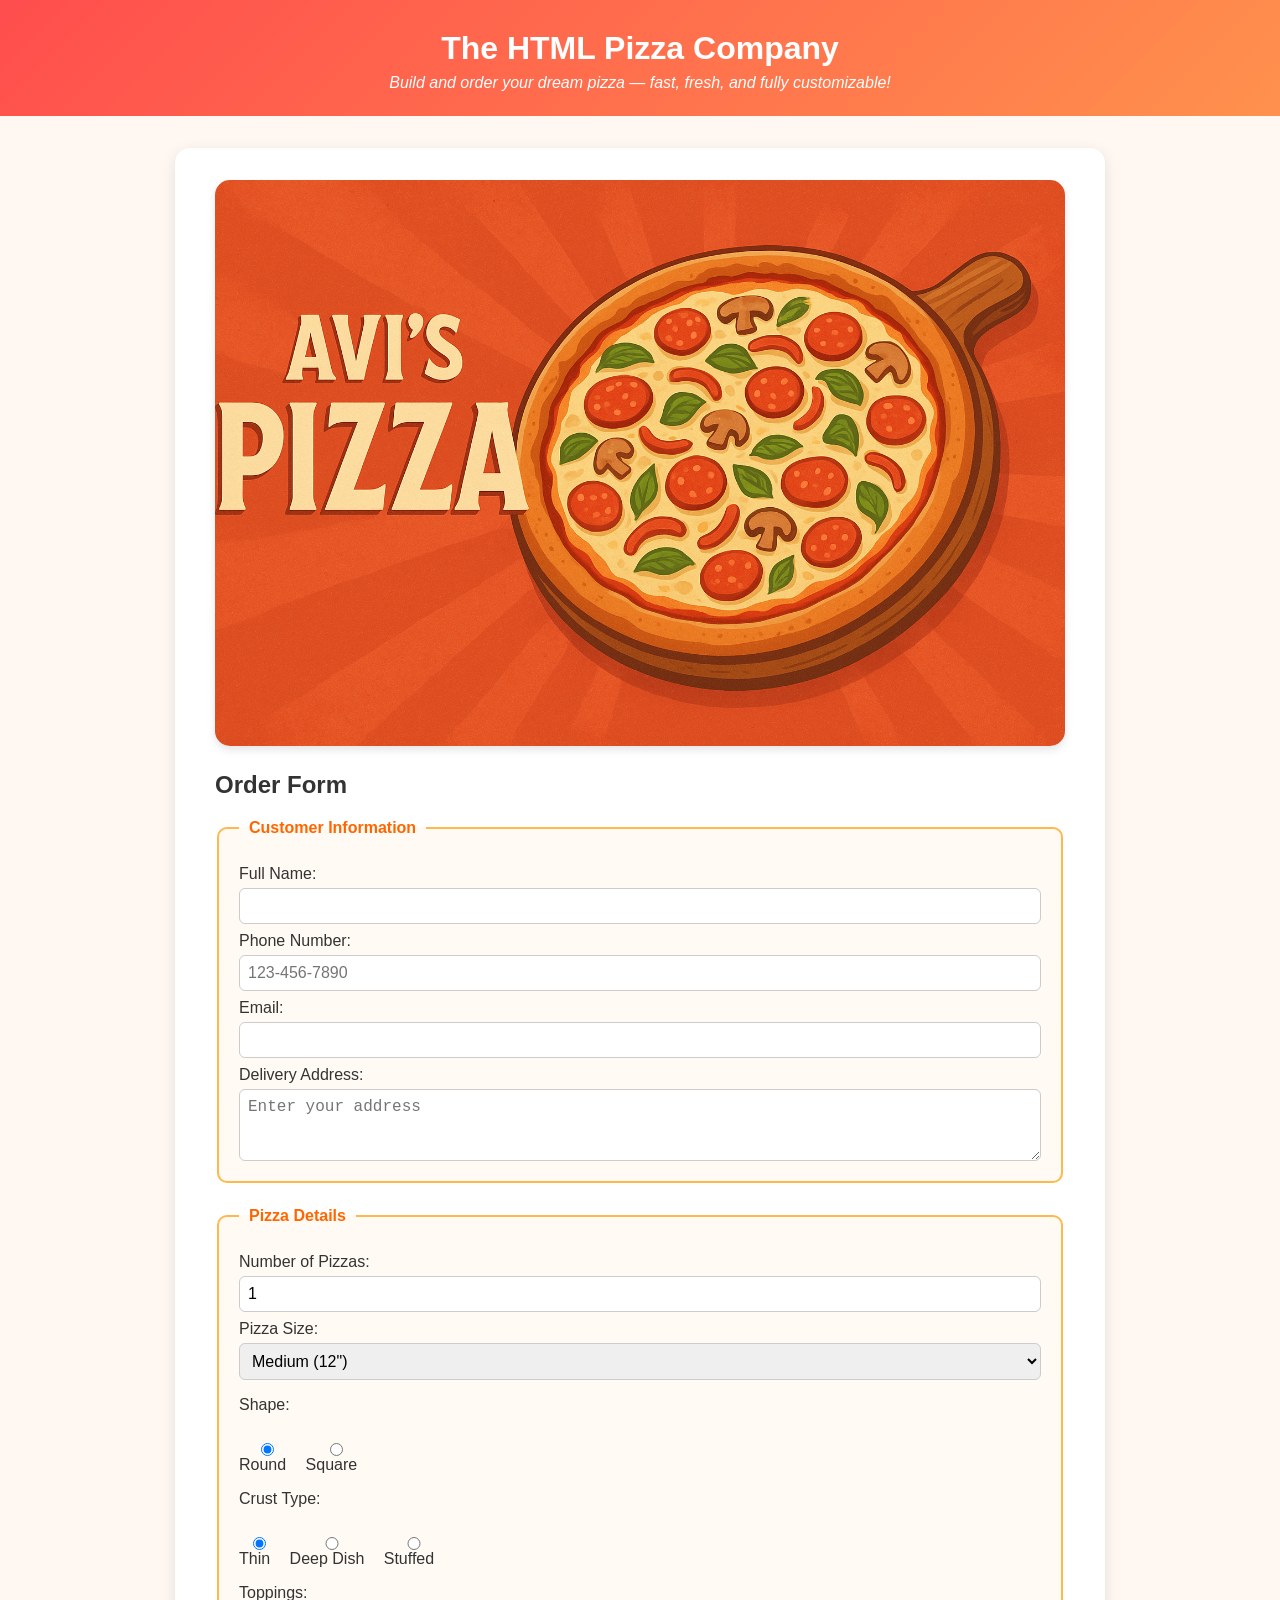
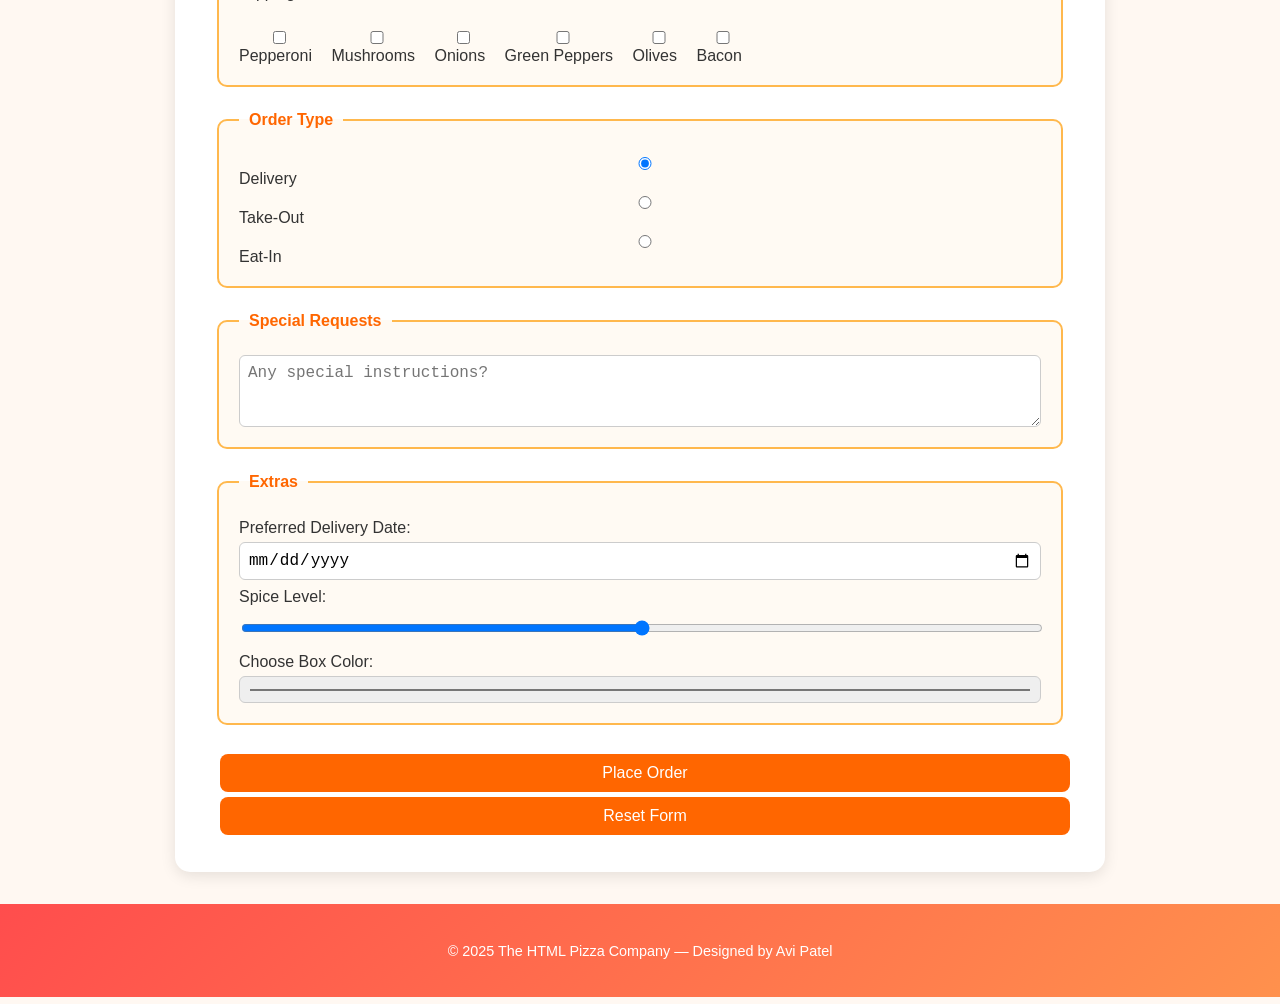
<file: assignment-1/index.html>
<!-- 
  Author: Avi Patel
  Date: November 2025
  Course: COMP 1002 HTML,CSS,JAVASCRIPT
  Assignment 1 - The Pizza Company
-->

<!DOCTYPE html>
<html lang="en">
<head>
  <meta charset="UTF-8">
  <meta name="viewport" content="width=device-width, initial-scale=1.0">
  <title>The HTML Pizza Company</title>
  <link rel="stylesheet" href="style.css">
</head>
<body>

  <!-- ===== HEADER ===== -->
  <header>
    <h1> The HTML Pizza Company</h1>
    <p>Build and order your dream pizza — fast, fresh, and fully customizable!</p>
  </header>

  <!-- ===== MAIN CONTENT ===== -->
  <main>
    <section class="intro">
      <img src="images/pizza.png" alt="A delicious margherita pizza">
    </section>

    <h2>Order Form</h2>

<form action="thankyou.html" method="get">
      <!-- CUSTOMER INFORMATION -->
      <fieldset>
        <legend>Customer Information</legend>

        <label for="fullname">Full Name:</label>
        <input type="text" id="fullname" name="fullname" required>

        <label for="phone">Phone Number:</label>
        <input type="tel" id="phone" name="phone" placeholder="123-456-7890" required>

        <label for="email">Email:</label>
        <input type="email" id="email" name="email" required>

        <label for="address">Delivery Address:</label>
        <textarea id="address" name="address" rows="3" placeholder="Enter your address"></textarea>
      </fieldset>

      <!-- PIZZA DETAILS -->
      <fieldset>
        <legend>Pizza Details</legend>

        <label for="quantity">Number of Pizzas:</label>
        <input type="number" id="quantity" name="quantity" min="1" max="10" value="1">

        <label for="size">Pizza Size:</label>
        <select id="size" name="size">
          <option value="small">Small (8")</option>
          <option value="medium" selected>Medium (12")</option>
          <option value="large">Large (16")</option>
        </select>

        <div class="radio-group">
          <p>Shape:</p>
          <label><input type="radio" name="shape" value="round" checked> Round</label>
          <label><input type="radio" name="shape" value="square"> Square</label>
        </div>

        <div class="radio-group">
          <p>Crust Type:</p>
          <label><input type="radio" name="crust" value="thin" checked> Thin</label>
          <label><input type="radio" name="crust" value="deep"> Deep Dish</label>
          <label><input type="radio" name="crust" value="stuffed"> Stuffed</label>
        </div>

        <div class="checkbox-group">
          <p>Toppings:</p>
          <label><input type="checkbox" name="topping" value="pepperoni"> Pepperoni</label>
          <label><input type="checkbox" name="topping" value="mushrooms"> Mushrooms</label>
          <label><input type="checkbox" name="topping" value="onions"> Onions</label>
          <label><input type="checkbox" name="topping" value="greenpeppers"> Green Peppers</label>
          <label><input type="checkbox" name="topping" value="olives"> Olives</label>
          <label><input type="checkbox" name="topping" value="bacon"> Bacon</label>
        </div>
      </fieldset>

      <!-- ORDER TYPE -->
      <fieldset>
        <legend>Order Type</legend>
        <label><input type="radio" name="orderType" value="delivery" checked> Delivery</label>
        <label><input type="radio" name="orderType" value="takeout"> Take-Out</label>
        <label><input type="radio" name="orderType" value="eatIn"> Eat-In</label>
      </fieldset>

      <!-- SPECIAL REQUESTS -->
      <fieldset>
        <legend>Special Requests</legend>
        <textarea name="special" rows="3" placeholder="Any special instructions?"></textarea>
      </fieldset>

      <!-- TAKE IT FURTHER -->
      <fieldset>
        <legend>Extras</legend>
        <label for="deliveryDate">Preferred Delivery Date:</label>
        <input type="date" id="deliveryDate" name="deliveryDate">

        <label for="spice">Spice Level:</label>
        <input type="range" id="spice" name="spice" min="0" max="10">

        <label for="color">Choose Box Color:</label>
        <input type="color" id="color" name="color" value="#ff4d4d">
      </fieldset>

      <!-- FORM BUTTONS -->
      <div class="buttons">
        <input type="submit" value="Place Order">
        <input type="reset" value="Reset Form">
      </div>
    </form>
  </main>

  <!-- ===== FOOTER ===== -->
  <footer>
    <p>&copy; 2025 The HTML Pizza Company — Designed by Avi Patel</p>
  </footer>
</body>
</html>
</file>
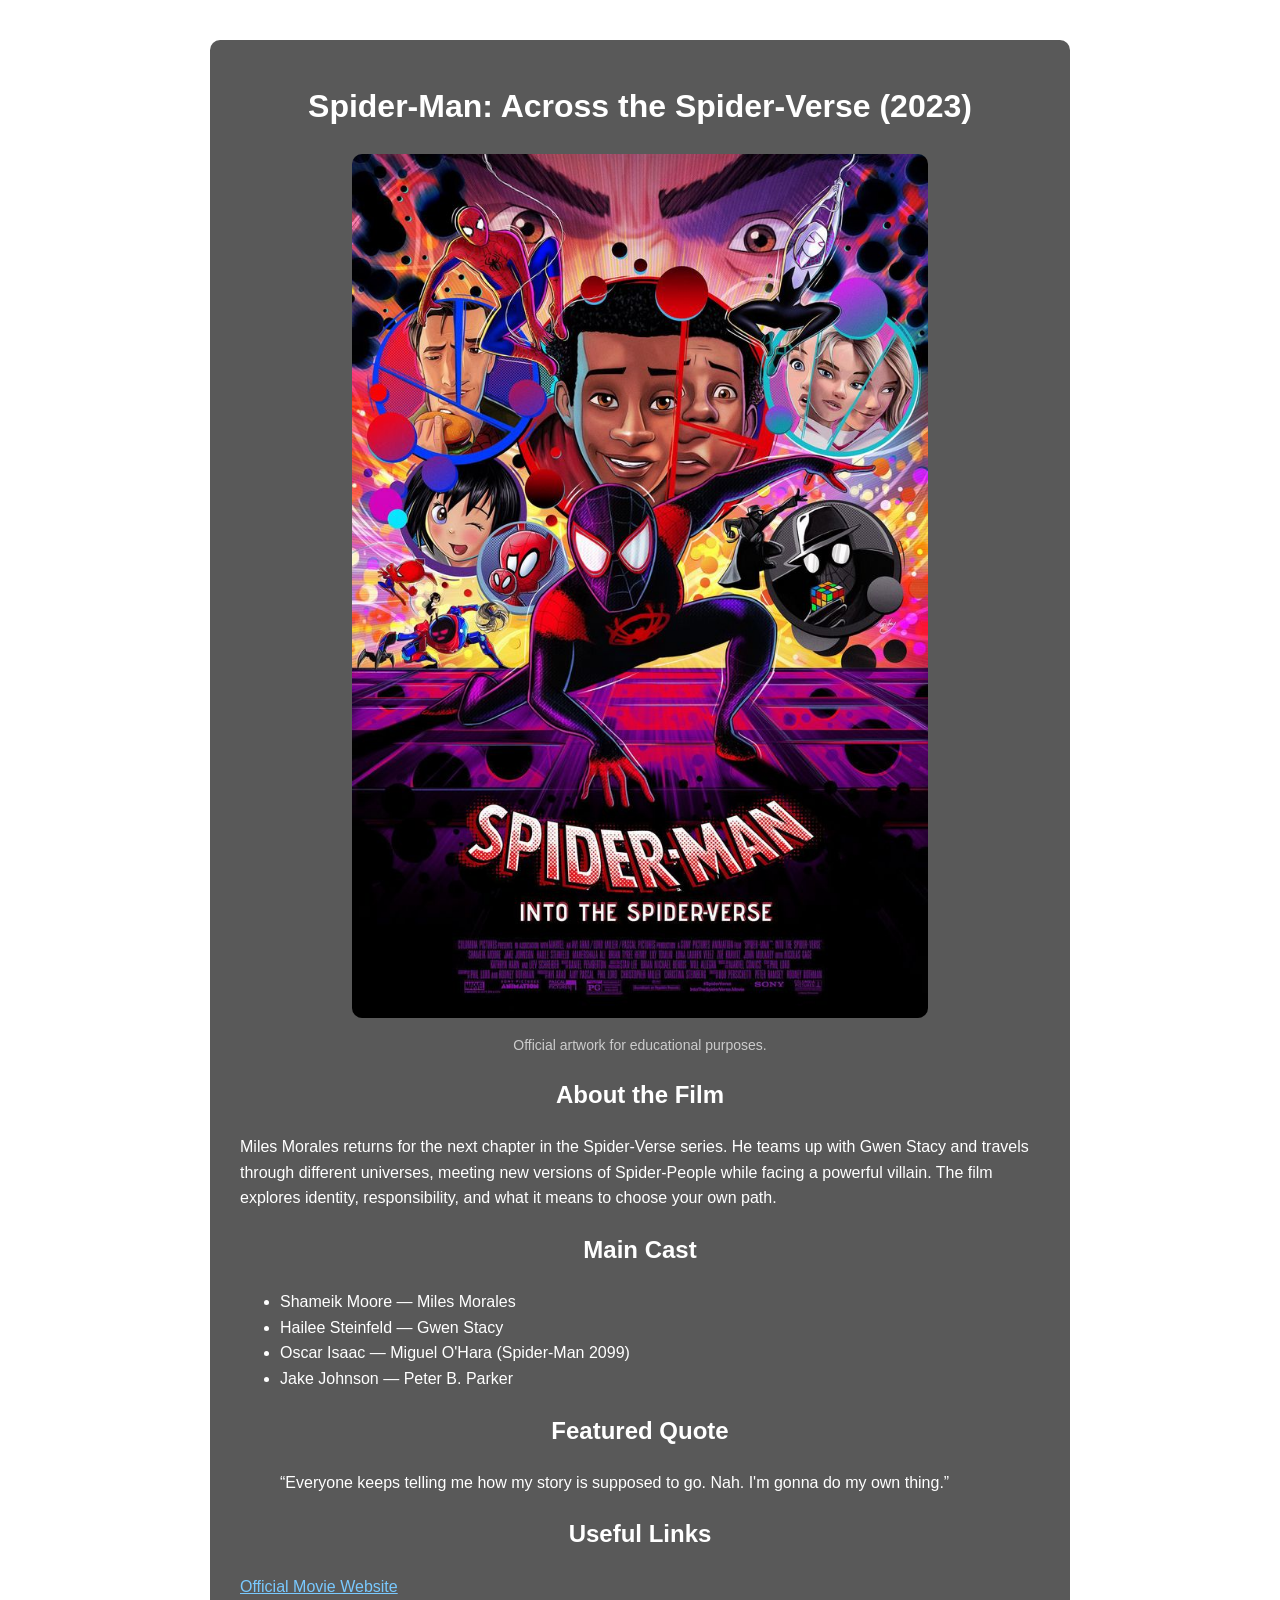
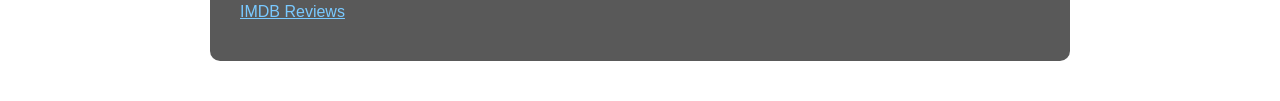
<file: assignment-2/index.html>
<!DOCTYPE html>
<html lang="en">
<head>
    <meta charset="UTF-8">
    <title>Spider-Man: Across the Spider-Verse Poster</title>

    <style>
        body {
            margin: 0;
            padding: 0;
            font-family: Arial, Helvetica, sans-serif;
            color: white;
            background-image: src("Images/spiderverse-bg.jpg");
            background-size: cover;
            background-position: center;
            background-repeat: no-repeat;
            line-height: 1.6;
        }

        .container {
            background: rgba(0, 0, 0, 0.65);
            max-width: 800px;
            margin: 40px auto;
            padding: 20px 30px;
            border-radius: 10px;
        }

        h1, h2 {
            text-align: center;
        }

        figure {
            text-align: center;
        }

        figure img {
            width: 80%;
            border-radius: 10px;
        }

        figcaption {
            margin-top: 8px;
            font-size: 14px;
            color: #ccc;
        }

        a {
            color: #79c9ff;
        }
    </style>
</head>

<body>

<div class="container">

    <h1>Spider-Man: Across the Spider-Verse (2023)</h1>

    <figure>
        <img src="Images/spiderverse-bg.jpg" alt="Spider-Verse Poster">
        <figcaption>Official artwork for educational purposes.</figcaption>
    </figure>

    <section>
        <h2>About the Film</h2>
        <p>
            Miles Morales returns for the next chapter in the Spider-Verse series.
            He teams up with Gwen Stacy and travels through different universes,
            meeting new versions of Spider-People while facing a powerful villain.
            The film explores identity, responsibility, and what it means to choose
            your own path.
        </p>
    </section>

    <section>
        <h2>Main Cast</h2>
        <ul>
            <li>Shameik Moore — Miles Morales</li>
            <li>Hailee Steinfeld — Gwen Stacy</li>
            <li>Oscar Isaac — Miguel O'Hara (Spider-Man 2099)</li>
            <li>Jake Johnson — Peter B. Parker</li>
        </ul>
    </section>

    <section>
        <h2>Featured Quote</h2>
        <blockquote>
            “Everyone keeps telling me how my story is supposed to go.
            Nah. I'm gonna do my own thing.”
        </blockquote>
    </section>

    <section>
        <h2>Useful Links</h2>
        <p>
            <a href="https://www.sonypictures.com/movies/spidermanacrossthespiderverse" target="_blank">
                Official Movie Website
            </a>
            <br>
            <a href="https://www.imdb.com/title/tt9362722/?ref_=nv_sr_srsg_3_tt_8_nm_0_in_0_q_SPIDE" target="_blank">
                IMDB Reviews
            </a>
        </p>
    </section>

</div>

</body>
</html>
</file>
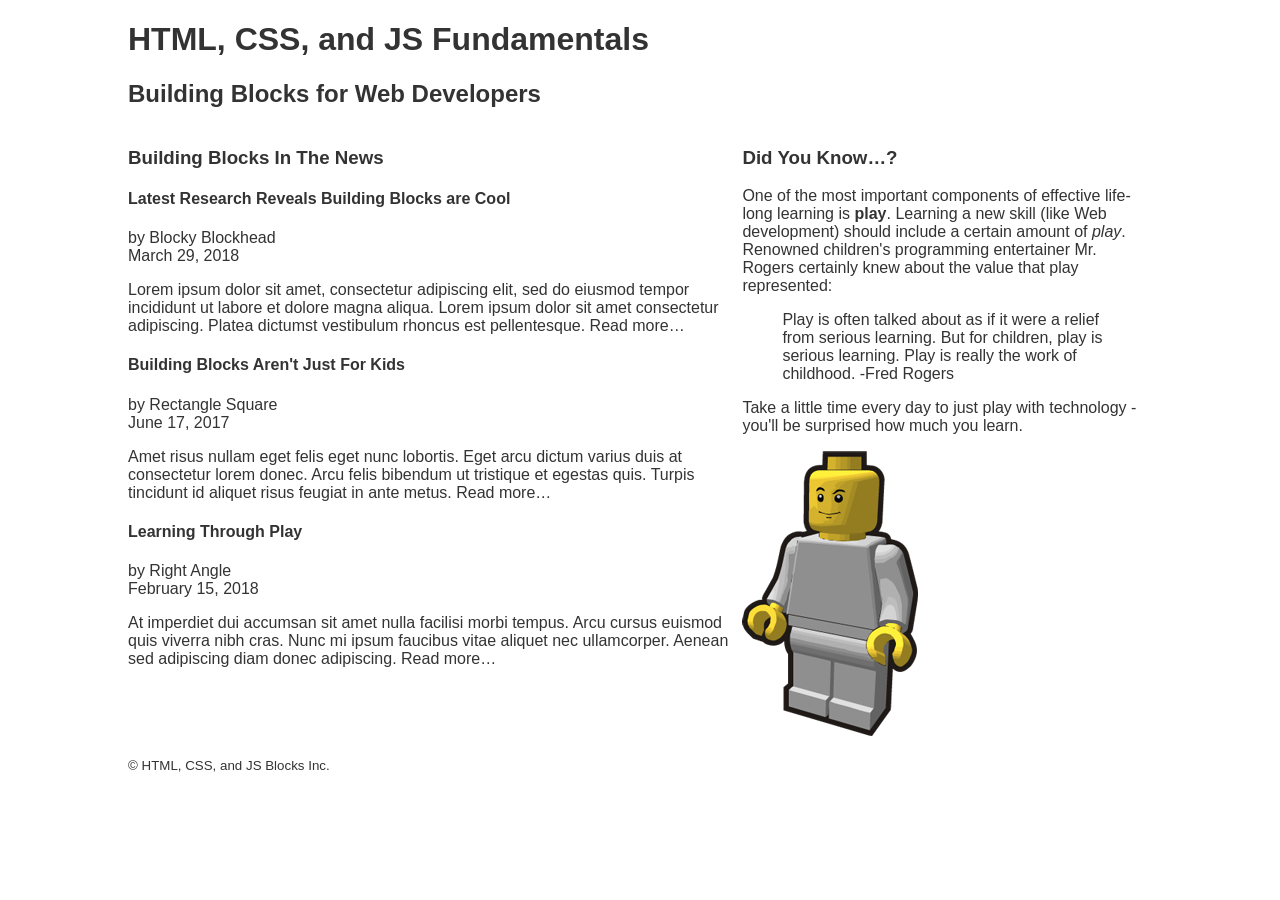
<file: lab-b/index.html>
<!DOCTYPE html>
<html lang="en">
<head>
    <meta charset="utf-8" />
    <title>Home | COMP1002 HTML, CSS, and JS Fundamentals</title>
    <meta name="author" content="The name of the document's author to go here" />
    <meta name="description" content="A concise and accurate summary of the document content is to appear here">
    <link rel="shortcut icon" href="images/favicon.png" type="image/x-icon" />
    <link rel="stylesheet" href="css/styles.css" />
</head>
<body>

    <!-- STEP 1: Page-level HEADER -->
    <header>
        <h1>HTML, CSS, and JS Fundamentals</h1>
        <h2>Building Blocks for Web Developers</h2>
    </header>

    <!-- STEP 2: Page-level MAIN -->
    <main>

        <!-- STEP 4 & 6: News SECTION -->
        <section>
            <h3>Building Blocks In The News</h3>

            <!-- First Article -->
            <article>
                <h4>Latest Research Reveals Building Blocks are Cool</h4>
                <p>by Blocky Blockhead<br />
                <time datetime="2018-03-29">March 29, 2018</time></p>
                <p>Lorem ipsum dolor sit amet, consectetur adipiscing elit, sed do eiusmod tempor incididunt ut labore et dolore magna aliqua. Lorem ipsum dolor sit amet consectetur adipiscing. Platea dictumst vestibulum rhoncus est pellentesque. Read more…</p>
            </article>

            <!-- Second Article -->
            <article>
                <h4>Building Blocks Aren't Just For Kids</h4>
                <p>by Rectangle Square<br />
                <time datetime="2017-06-17">June 17, 2017</time></p>
                <p>Amet risus nullam eget felis eget nunc lobortis. Eget arcu dictum varius duis at consectetur lorem donec. Arcu felis bibendum ut tristique et egestas quis. Turpis tincidunt id aliquet risus feugiat in ante metus. Read more…</p>
            </article>

            <!-- Third Article -->
            <article>
                <h4>Learning Through Play</h4>
                <p>by Right Angle<br />
                <time datetime="2018-02-15">February 15, 2018</time></p>
                <p>At imperdiet dui accumsan sit amet nulla facilisi morbi tempus. Arcu cursus euismod quis viverra nibh cras. Nunc mi ipsum faucibus vitae aliquet nec ullamcorper. Aenean sed adipiscing diam donec adipiscing. Read more…</p>
            </article>
        </section>

        <!-- STEP 5, 10, 11, 12: ASIDE content -->
        <aside>
            <h3>Did You Know…?</h3>
            <p>One of the most important components of effective life-long learning is <strong>play</strong>. Learning a new skill (like Web development) should include a certain amount of <em>play</em>. Renowned children's programming entertainer Mr. Rogers certainly knew about the value that play represented:</p>

            <blockquote cite="https://www.brainyquote.com/quotes/fred_rogers_193081">
                Play is often talked about as if it were a relief from serious learning. But for children, play is serious learning. Play is really the work of childhood. -Fred Rogers
            </blockquote>

            <p>Take a little time every day to just play with technology - you'll be surprised how much you learn.</p>
            <img src="images/mini-figure.png" width="176" height="285" alt="Mini figure">
            <!-- Mini figure by Vanja (Public Domain) https://openclipart.org/detail/224315/clip-is-a-brick-minifig-4 -->
        </aside>

    </main>

    <!-- STEP 3: FOOTER -->
    <footer>
        <p><small>© HTML, CSS, and JS Blocks Inc.</small></p>
    </footer>

</body>
</html>
</file>
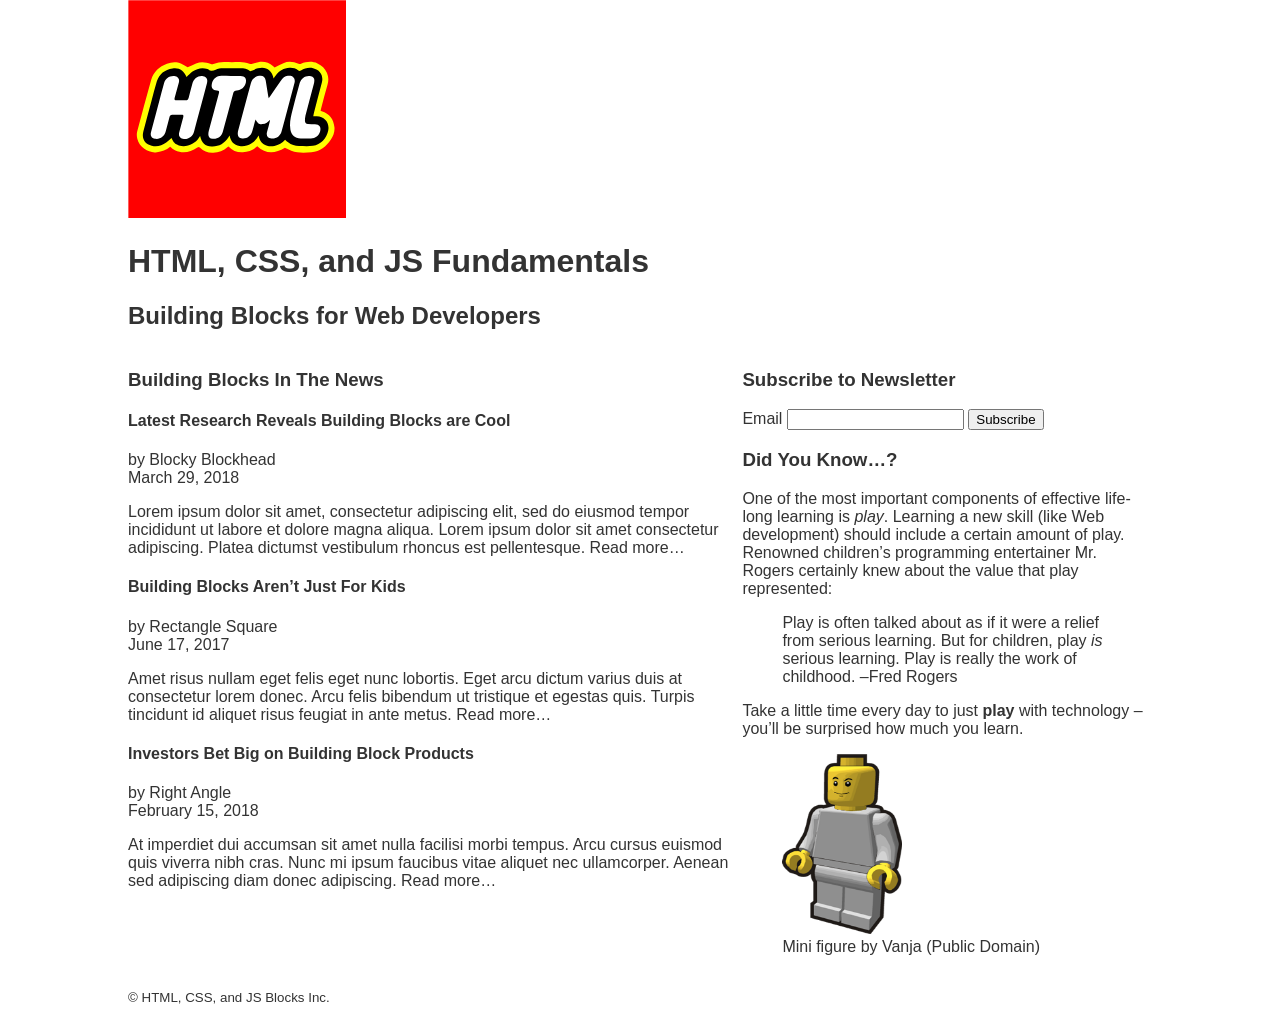
<file: labs-assignment/index.html>
<!DOCTYPE html>
<html lang="en">
	<head>
		<meta charset="utf-8" />
		<title>Home | COMP1002 HTML, CSS, and JS Fundamentals</title>
		<meta name="author" content="The name of the document’s author to go here" />
		<meta name="description" content="A concise and accurate summary of the document content is to appear here">
		<link rel="shortcut icon" href="images/favicon.png" type="image/x-icon" />
		<link rel="stylesheet" href="css/styles.css" />
	</head>
	<body>
		<!-- Page-level header -->
		<header>
<!-- STEP 6: Add an IMG element just before the H1 element below, and point the src attribute to the SVG file called "html-logo.svg" inside the 'images' directory - then have a look at the resulting page in a browser -->
 <!-- STEP 7: Add an appropriate height and width to the above IMG element - the SVG can be scaled to any size, unlike a bitmap (JPG, PNG, GIF), but keep it square -->
  <!-- STEP 8: Add an appropriate alt attribute to the IMG element above, describing the image -->
<img src="images/html-logo.svg" alt="html-logo" height="218" width="218"/>

<!-- STEP 9: Commit your changes to your local repository, then push them to the remote repository -->

<!-- STEP 10: Enable Github Pages on your remote repository, and submit the URL to this page to this lab in Blackboard -->
			<h1>HTML, CSS, and JS Fundamentals</h1>
			<h2>Building Blocks for Web Developers</h2>
		</header>
		<!-- Page-level main content -->
		<main>
			<!-- News Section -->
			<section>
				<h3>Building Blocks In The News</h3>
				<!-- First Article -->
				<article>
					<h4>Latest Research Reveals Building Blocks are Cool</h4>
					<p>by Blocky Blockhead<br /><time datetime="2018-03-29">March 29, 2018</time></p>
					<p>Lorem ipsum dolor sit amet, consectetur adipiscing elit, sed do eiusmod tempor incididunt ut labore et dolore magna aliqua. Lorem ipsum dolor sit amet consectetur adipiscing. Platea dictumst vestibulum rhoncus est pellentesque. Read more…</p>
				</article>
				<!-- Second Article -->
				<article>
					<h4>Building Blocks Aren’t Just For Kids</h4>
					<p>by Rectangle Square<br /><time datetime="2017-06-17">June 17, 2017</time></p>
					<p>Amet risus nullam eget felis eget nunc lobortis. Eget arcu dictum varius duis at consectetur lorem donec. Arcu felis bibendum ut tristique et egestas quis. Turpis tincidunt id aliquet risus feugiat in ante metus. Read more…</p>
				</article>
				<!-- Third Article -->
				<article>
					<h4>Investors Bet Big on Building Block Products</h4>
					<p>by Right Angle<br /><time datetime="2018-02-15">February 15, 2018</time></p>
					<p>At imperdiet dui accumsan sit amet nulla facilisi morbi tempus. Arcu cursus euismod quis viverra nibh cras. Nunc mi ipsum faucibus vitae aliquet nec ullamcorper. Aenean sed adipiscing diam donec adipiscing. Read more…</p>
				</article>
			</section>
			<!-- Side Notes / Related Information -->
			<aside>
				<!-- Newsletter Subscribe Form -->
				<h3>Subscribe to Newsletter</h3>
				<form action="" method="get">
					<label for="emailAddress">Email</label>
					<input type="email" name="emailAddress" id="emailAddress" required />
					<button type="submit">Subscribe</button>
				</form>
				<h3>Did You Know…?</h3>
				<p>One of the most important components of effective life-long learning is <em>play</em>. Learning a new skill (like Web development) should include a certain amount of play. Renowned children’s programming entertainer Mr. Rogers certainly knew about the value that play represented:</p>
				<!-- Quotation -->
				<blockquote cite="https://www.brainyquote.com/quotes/fred_rogers_193081">
					<p>Play is often talked about as if it were a relief from serious learning. But for children, play <em>is</em> serious learning. Play is really the work of childhood. –Fred Rogers</p>
				</blockquote>
				<p>Take a little time every day to just <strong>play</strong> with technology – you’ll be surprised how much you learn.</p>
<!-- STEP 4: Surround the IMG element below with a pair of FIGURE tags -->
<figure>
<!-- STEP 1: Insert an IMG element with the src attribute pointing to the image called "mini-figure" in the 'images' directory -->
	<img src="images/mini-figure.png" alt="Lego-style mini figure" height="180" width="120" />
<!-- STEP 2: Add an alt attribute with a short phrase that describes the image -->
<!-- STEP 3: Determine the native image dimensions (height and width) using your file system, and add a height and width attribute to the IMG element above with the appropriate values -->
<!-- STEP 5: Add a FIGCAPTION element below (but before you close the FIGURE element), and add the caption, "Mini figure by Vanja (Public Domain)" -->
	<figcaption>Mini figure by Vanja (Public Domain)</figcaption>
</figure>
			</aside>
			<!-- Mini figure by Vanja (Public Domain) https://openclipart.org/detail/224315/clip-is-a-brick-minifig-4 -->
		</main>
		<!-- Page-level footer -->
		<footer>
			<p><small>© HTML, CSS, and JS Blocks Inc.</small></p>
		</footer>
	</body>
</html>
</file>
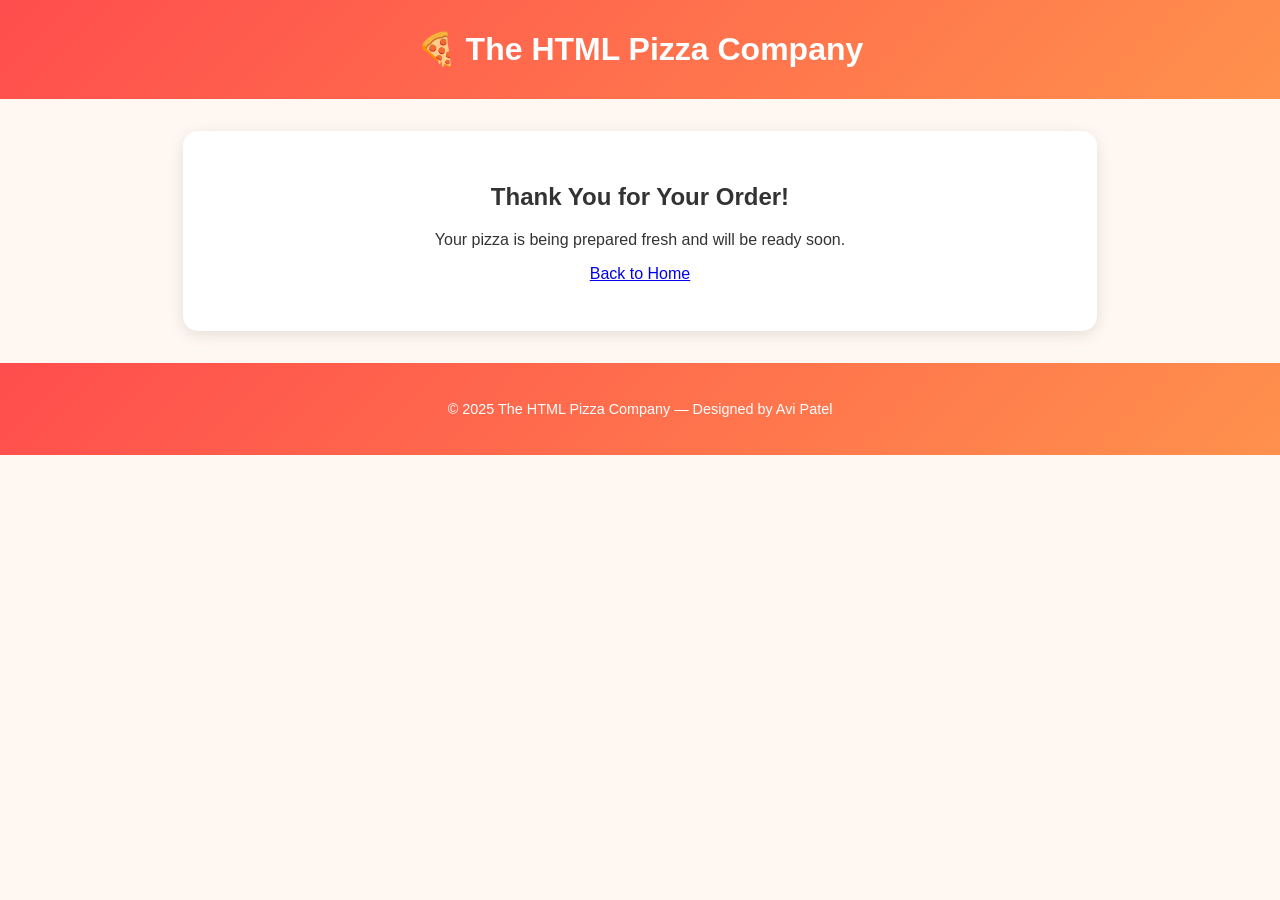
<file: assignment-1/thankyou.html>
<!-- thankyou.html -->
<!DOCTYPE html>
<html lang="en">
<head>
  <meta charset="UTF-8">
  <meta name="viewport" content="width=device-width, initial-scale=1.0">
  <title>Order Confirmation</title>
  <link rel="stylesheet" href="style.css">
</head>
<body>
  <header>
    <h1>🍕 The HTML Pizza Company</h1>
  </header>
  <main style="text-align:center; padding:2rem;">
    <h2>Thank You for Your Order!</h2>
    <p>Your pizza is being prepared fresh and will be ready soon.</p>
    <p><a href="index.html">Back to Home</a></p>
  </main>
  <footer>
    <p>&copy; 2025 The HTML Pizza Company — Designed by Avi Patel</p>
  </footer>
</body>
</html>
</file>
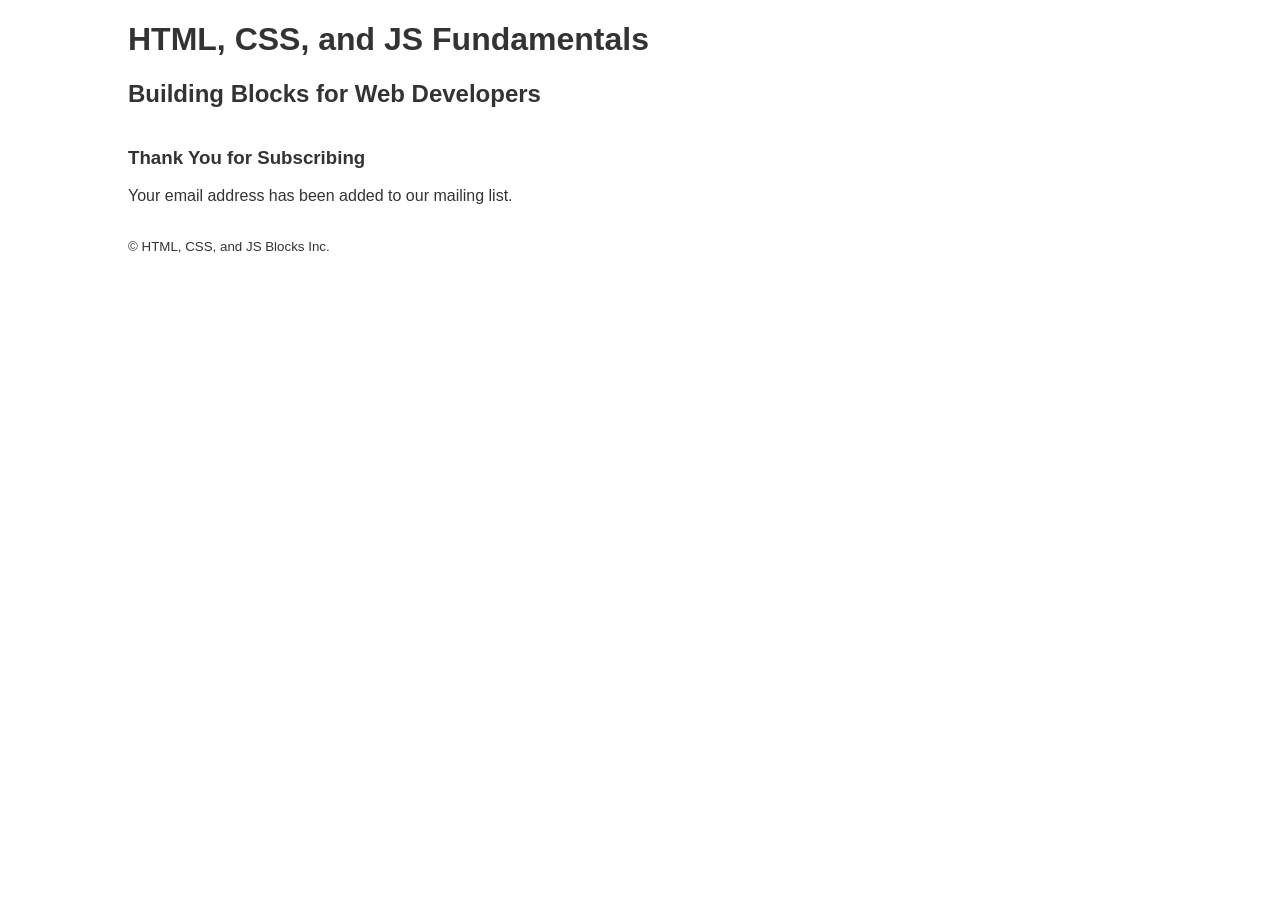
<file: labs-assignment/subscribe.html>
<!DOCTYPE html>
<html lang="en">
	<head>
		<meta charset="utf-8" />
		<title>Subscribe | COMP1002 HTML, CSS, and JS Fundamentals</title>
		<meta name="author" content="The name of the document’s author to go here" />
		<meta name="description" content="A concise and accurate summary of the document content is to appear here">
		<link rel="shortcut icon" href="images/favicon.png" type="image/x-icon" />
		<link rel="stylesheet" href="css/styles.css" />
	</head>
	<body>
		<!-- Page-level header -->
		<header>
			<h1>HTML, CSS, and JS Fundamentals</h1>
			<h2>Building Blocks for Web Developers</h2>
		</header>
		<!-- Page-level main content -->
		<main>
			<section>
				<h3>Thank You for Subscribing</h3>
				<p>Your email address has been added to our mailing list.</p>
			</section>
		</main>
		<!-- Page-level footer -->
		<footer>
			<p><small>© HTML, CSS, and JS Blocks Inc.</small></p>
		</footer>
	</body>
</html>
</file>
<file: assignment-1/style.css>
/* ====== GLOBAL ====== */
body {
  font-family: "Segoe UI", Tahoma, sans-serif;
  background: #fff8f2;
  margin: 0;
  padding: 0;
  color: #333;
}

/* ====== HEADER & FOOTER ====== */
header, footer {
  background: linear-gradient(135deg, #ff4d4d, #ff914d);
  color: white;
  text-align: center;
  padding: 1.5rem;
}

header h1 {
  margin: 0.2em 0;
  font-size: 2em;
}
header p {
  margin: 0;
  font-style: italic;
}
footer {
  font-size: 0.9em;
}

/* ====== MAIN ====== */
main {
  max-width: 850px;
  margin: 2rem auto;
  background: white;
  border-radius: 15px;
  box-shadow: 0 4px 15px rgba(0,0,0,0.1);
  padding: 2rem 2.5rem;
}

/* ====== IMAGE ====== */
.intro img {
  display: block;
  margin: 0 auto 25px auto;
  max-width: 100%;
  border-radius: 15px;
  box-shadow: 0 4px 8px rgba(0,0,0,0.1);
}

/* ====== FORMS ====== */
form {
  display: flex;
  flex-direction: column;
  gap: 1.5rem;
}

fieldset {
  border: 2px solid #ffb84d;
  background: #fffaf3;
  border-radius: 10px;
  padding: 20px;
}

legend {
  font-weight: bold;
  color: #ff6600;
  padding: 0 10px;
}

label {
  display: block;
  margin-top: 8px;
  font-weight: 500;
}

input, select, textarea {
  display: block;
  width: 100%;
  max-width: 100%;
  padding: 8px;
  margin-top: 5px;
  border: 1px solid #ccc;
  border-radius: 6px;
  font-size: 1rem;
  box-sizing: border-box;
}

/* Radio and checkbox groups */
.radio-group, .checkbox-group {
  margin-top: 10px;
}
.radio-group label, .checkbox-group label {
  display: inline-block;
  margin-right: 15px;
}

/* Buttons */
.buttons {
  text-align: center;
}
input[type="submit"], input[type="reset"] {
  background-color: #ff6600;
  border: none;
  color: white;
  padding: 10px 25px;
  margin: 5px;
  font-size: 1rem;
  border-radius: 8px;
  cursor: pointer;
  transition: background 0.3s;
}
input[type="submit"]:hover, input[type="reset"]:hover {
  background-color: #e65500;
}
</file>
<file: lab-b/css/styles.css>
@charset "UTF-8";
html {
	font-family: Tahoma, Verdana, sans-serif;
	color: #333;
}
body {
	margin: 0 auto;
	min-width: 768px;
	max-width: 1024px;
}
/* Arrange the SECTION and the ASIDE elements side-by-side in columns */
main {
	display: flex;
	flex-direction: row;
}
/* Make the SECTION column a bit wider than the ASIDE column */
main section {
	width: 60%;
}
main aside {
	width: 40%;
}
</file>
<file: labs-assignment/css/styles.css>
@charset "UTF-8";

body {
	font-family: Tahoma, Verdana, sans-serif;
	color: #333;
	margin: 0 auto;
	min-width: 768px;
	max-width: 1024px;
}
/* Arrange the SECTION and the ASIDE elements side-by-side in columns */
main {
	display: flex;
	flex-direction: row;
}
/* Make the SECTION column a bit wider than the ASIDE column */
main section {
	width: 60%;
}
main aside {
	width: 40%;
}
</file>
